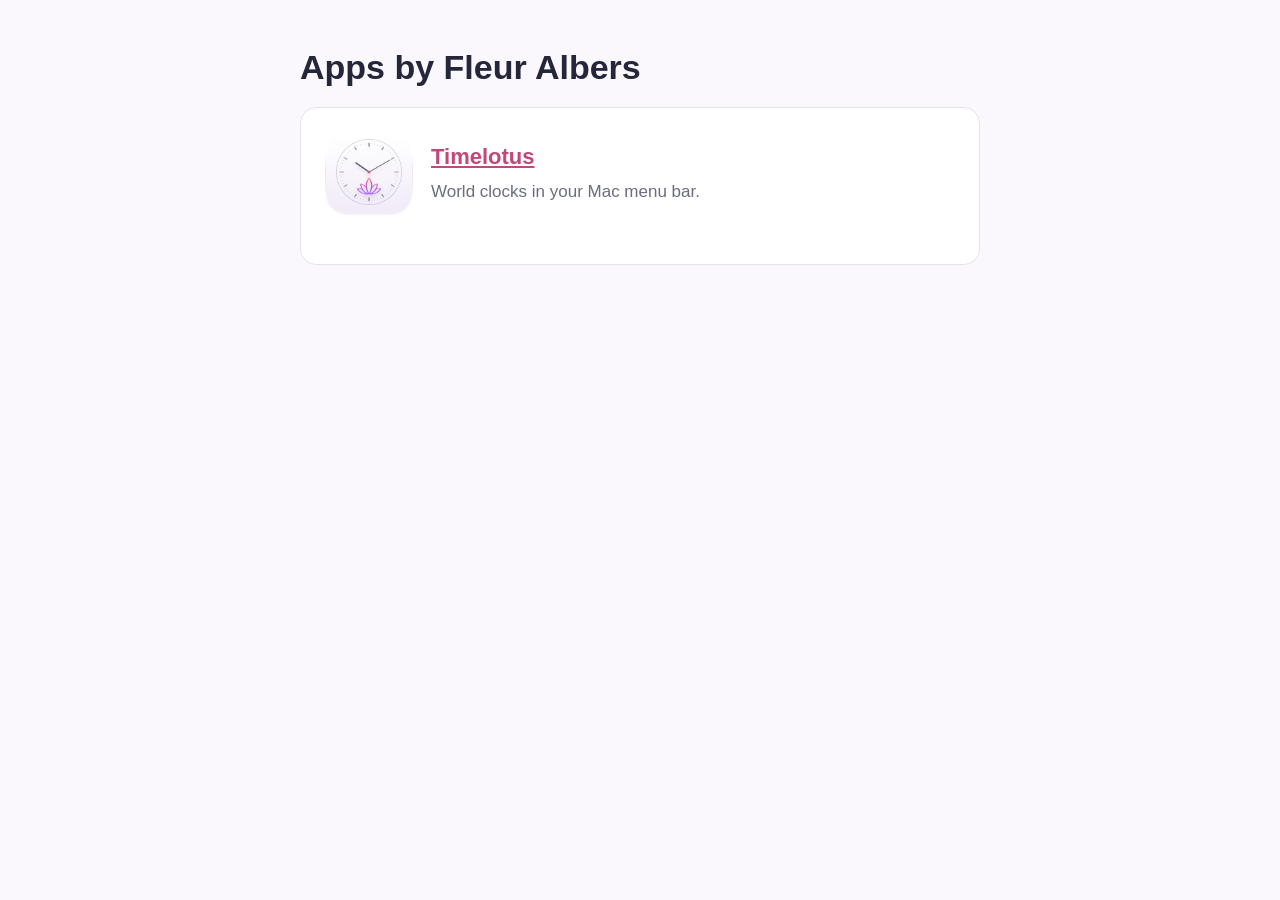
<file: index.html>
<!doctype html>
<html lang="en">
<head>
<meta charset="utf-8">
<meta name="viewport" content="width=device-width, initial-scale=1">
<title>Fleur Albers – Apps</title>
<link rel="stylesheet" href="/style.css">
</head>
<body>
<main>
  <h1>Apps by Fleur Albers</h1>
  <div class="card">
    <header>
      <img src="/timelotus/icon.png" alt="Timelotus icon">
      <div>
        <h2 style="margin:0"><a href="/timelotus/">Timelotus</a></h2>
        <p class="tagline">World clocks in your Mac menu bar.</p>
      </div>
    </header>
  </div>
</main>
</body>
</html>
</file>
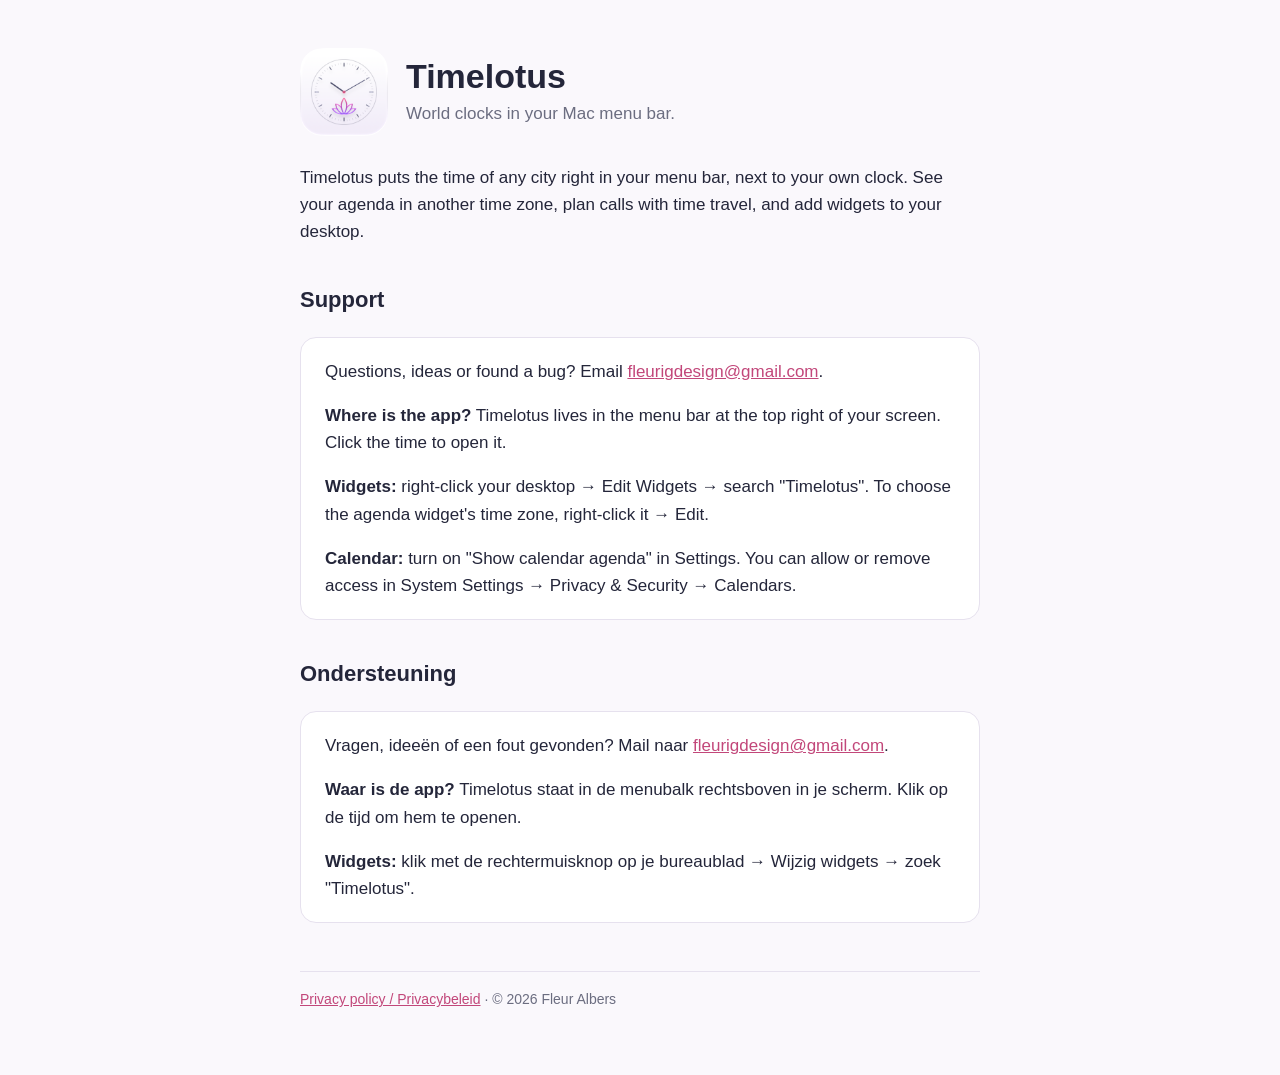
<file: timelotus/index.html>
<!doctype html>
<html lang="en">
<head>
<meta charset="utf-8">
<meta name="viewport" content="width=device-width, initial-scale=1">
<title>Timelotus – World Clock for Mac</title>
<meta name="description" content="Timelotus puts world clocks in your Mac menu bar, with your agenda in any time zone and widgets.">
<link rel="icon" href="/timelotus/icon.png">
<link rel="stylesheet" href="/style.css">
</head>
<body>
<main>
  <header>
    <img src="/timelotus/icon.png" alt="Timelotus icon">
    <div>
      <h1>Timelotus</h1>
      <p class="tagline">World clocks in your Mac menu bar.</p>
    </div>
  </header>

  <p>Timelotus puts the time of any city right in your menu bar, next to your own clock. See your agenda in another time zone, plan calls with time travel, and add widgets to your desktop.</p>

  <h2>Support</h2>
  <div class="card">
    <p style="margin-top:0">Questions, ideas or found a bug? Email <a href="mailto:fleurigdesign@gmail.com?subject=Timelotus">fleurigdesign@gmail.com</a>.</p>
    <p><strong>Where is the app?</strong> Timelotus lives in the menu bar at the top right of your screen. Click the time to open it.</p>
    <p><strong>Widgets:</strong> right-click your desktop → Edit Widgets → search "Timelotus". To choose the agenda widget's time zone, right-click it → Edit.</p>
    <p style="margin-bottom:0"><strong>Calendar:</strong> turn on "Show calendar agenda" in Settings. You can allow or remove access in System Settings → Privacy &amp; Security → Calendars.</p>
  </div>

  <h2>Ondersteuning</h2>
  <div class="card">
    <p style="margin-top:0">Vragen, ideeën of een fout gevonden? Mail naar <a href="mailto:fleurigdesign@gmail.com?subject=Timelotus">fleurigdesign@gmail.com</a>.</p>
    <p><strong>Waar is de app?</strong> Timelotus staat in de menubalk rechtsboven in je scherm. Klik op de tijd om hem te openen.</p>
    <p style="margin-bottom:0"><strong>Widgets:</strong> klik met de rechtermuisknop op je bureaublad → Wijzig widgets → zoek "Timelotus".</p>
  </div>

  <footer><a href="/timelotus/privacy/">Privacy policy / Privacybeleid</a> · © 2026 Fleur Albers</footer>
</main>
</body>
</html>
</file>
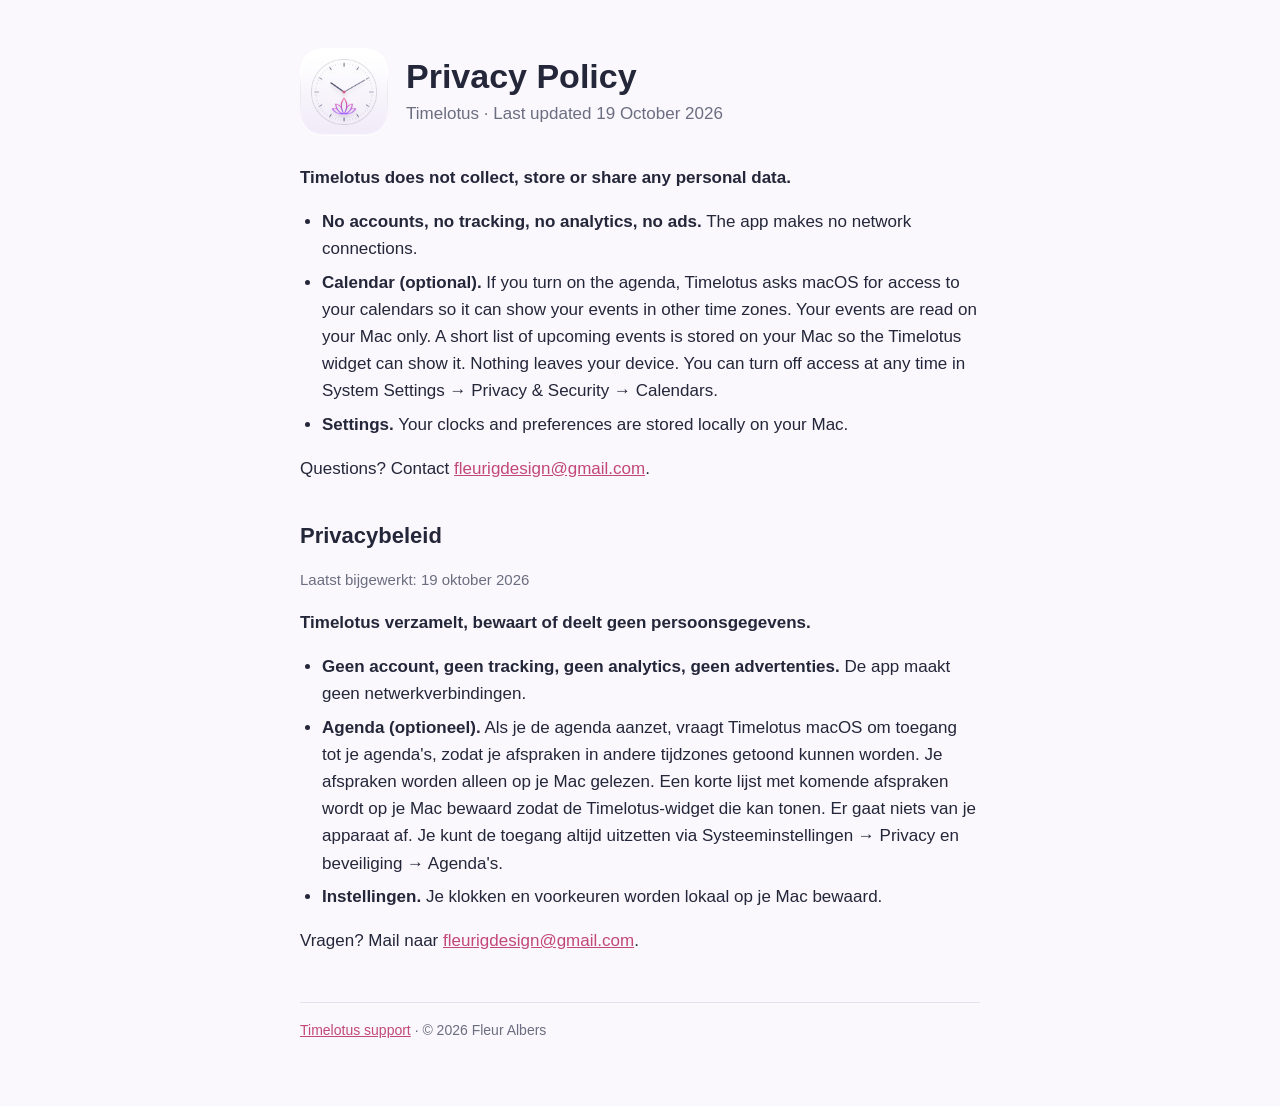
<file: timelotus/privacy/index.html>
<!doctype html>
<html lang="en">
<head>
<meta charset="utf-8">
<meta name="viewport" content="width=device-width, initial-scale=1">
<title>Timelotus – Privacy Policy</title>
<link rel="icon" href="/timelotus/icon.png">
<link rel="stylesheet" href="/style.css">
</head>
<body>
<main>
  <header>
    <img src="/timelotus/icon.png" alt="Timelotus icon">
    <div>
      <h1>Privacy Policy</h1>
      <p class="tagline">Timelotus · Last updated 19 October 2026</p>
    </div>
  </header>

  <p><strong>Timelotus does not collect, store or share any personal data.</strong></p>
  <ul>
    <li><strong>No accounts, no tracking, no analytics, no ads.</strong> The app makes no network connections.</li>
    <li><strong>Calendar (optional).</strong> If you turn on the agenda, Timelotus asks macOS for access to your calendars so it can show your events in other time zones. Your events are read on your Mac only. A short list of upcoming events is stored on your Mac so the Timelotus widget can show it. Nothing leaves your device. You can turn off access at any time in System Settings → Privacy &amp; Security → Calendars.</li>
    <li><strong>Settings.</strong> Your clocks and preferences are stored locally on your Mac.</li>
  </ul>
  <p>Questions? Contact <a href="mailto:fleurigdesign@gmail.com">fleurigdesign@gmail.com</a>.</p>

  <h2 lang="nl">Privacybeleid</h2>
  <div lang="nl">
    <p class="lang">Laatst bijgewerkt: 19 oktober 2026</p>
    <p><strong>Timelotus verzamelt, bewaart of deelt geen persoonsgegevens.</strong></p>
    <ul>
      <li><strong>Geen account, geen tracking, geen analytics, geen advertenties.</strong> De app maakt geen netwerkverbindingen.</li>
      <li><strong>Agenda (optioneel).</strong> Als je de agenda aanzet, vraagt Timelotus macOS om toegang tot je agenda's, zodat je afspraken in andere tijdzones getoond kunnen worden. Je afspraken worden alleen op je Mac gelezen. Een korte lijst met komende afspraken wordt op je Mac bewaard zodat de Timelotus-widget die kan tonen. Er gaat niets van je apparaat af. Je kunt de toegang altijd uitzetten via Systeeminstellingen → Privacy en beveiliging → Agenda's.</li>
      <li><strong>Instellingen.</strong> Je klokken en voorkeuren worden lokaal op je Mac bewaard.</li>
    </ul>
    <p>Vragen? Mail naar <a href="mailto:fleurigdesign@gmail.com">fleurigdesign@gmail.com</a>.</p>
  </div>

  <footer><a href="/timelotus/">Timelotus support</a> · © 2026 Fleur Albers</footer>
</main>
</body>
</html>
</file>
<file: style.css>
:root {
  --bg: #faf8fc; --text: #24263a; --muted: #6b6d80; --accent: #c2477a; --card: #ffffff; --line: #e6e1ee;
  color-scheme: light dark;
}
@media (prefers-color-scheme: dark) {
  :root { --bg: #16172a; --text: #ecebf5; --muted: #a3a3b8; --accent: #ffb3c8; --card: #20213a; --line: #2f3050; }
}
* { box-sizing: border-box; }
body {
  margin: 0; background: var(--bg); color: var(--text);
  font: 17px/1.6 -apple-system, BlinkMacSystemFont, "SF Pro Text", "Helvetica Neue", sans-serif;
}
main { max-width: 720px; margin: 0 auto; padding: 48px 20px 64px; }
header { display: flex; align-items: center; gap: 18px; margin-bottom: 28px; }
header img { width: 88px; height: 88px; }
h1 { font-size: 34px; line-height: 1.15; margin: 0; }
h2 { font-size: 22px; margin: 36px 0 8px; }
.tagline { color: var(--muted); margin: 4px 0 0; }
a { color: var(--accent); }
ul { padding-left: 22px; }
li { margin: 6px 0; }
.card { background: var(--card); border: 1px solid var(--line); border-radius: 16px; padding: 20px 24px; margin: 20px 0; }
.lang { color: var(--muted); font-size: 15px; }
footer { color: var(--muted); font-size: 14px; margin-top: 48px; border-top: 1px solid var(--line); padding-top: 16px; }
</file>
